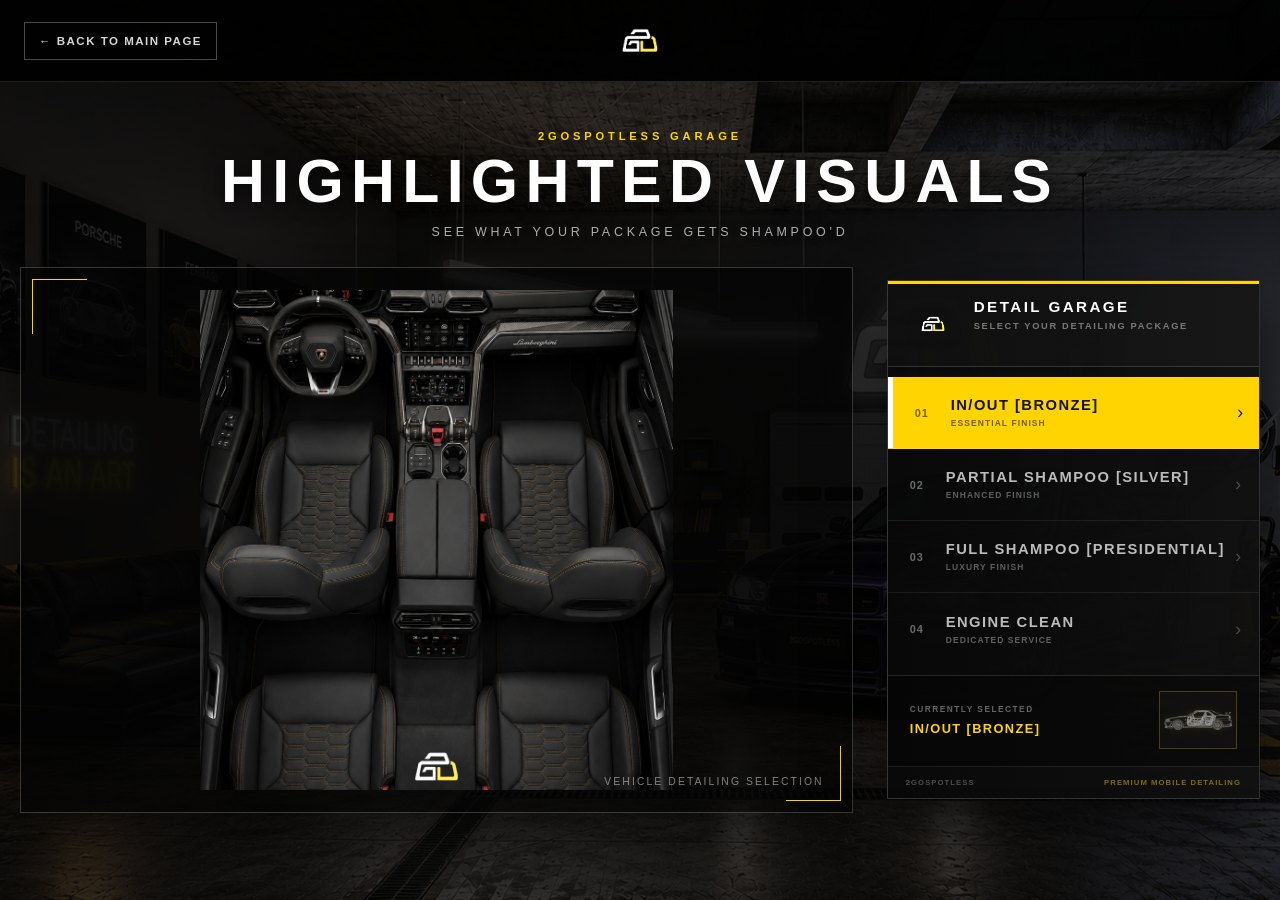
<file: interactive.html>
<!DOCTYPE html>
<html lang="en">
<head>

<meta charset="UTF-8">
<meta name="viewport" content="width=device-width, initial-scale=1.0">
<meta name="theme-color" content="#080808">

<title>2GoSpotless | Detail Garage</title>

<style>

:root {
  --yellow: #ffd400;
  --yellow-soft: rgba(255, 212, 0, 0.16);
  --yellow-glow: rgba(255, 212, 0, 0.32);

  --black: #050505;
  --panel: rgba(8, 8, 8, 0.92);

  --white: #ffffff;
  --text: rgba(255, 255, 255, 0.78);
  --muted: rgba(255, 255, 255, 0.45);

  --line: rgba(255, 255, 255, 0.14);
}

* {
  box-sizing: border-box;
  margin: 0;
  padding: 0;
}

html {
  min-height: 100%;
  background: var(--black);
}


/* =========================================================
   DESKTOP BACKGROUND
========================================================= */

body {
  min-height: 100vh;
  color: #fff;

  font-family:
    Arial,
    Helvetica,
    sans-serif;

  background:
    linear-gradient(
      rgba(0, 0, 0, 0.57),
      rgba(0, 0, 0, 0.57)
    ),
    url("assets/detail%20garage.jpg");

  background-size: cover;
  background-position: center;
  background-repeat: no-repeat;
  background-attachment: fixed;

  overflow-x: hidden;
}


/* =========================================================
   HEADER
========================================================= */

.site-header {
  position: relative;
  z-index: 20;

  display: flex;
  align-items: center;
  justify-content: center;

  min-height: 82px;

  padding: 14px 24px;

  background: rgba(0, 0, 0, 0.94);

  border-bottom:
    1px solid rgba(255, 255, 255, 0.12);
}

.logo {
  display: block;

  height: 50px;
  width: auto;

  object-fit: contain;
}

.back-link {
  position: absolute;

  left: 24px;
  top: 50%;

  display: inline-flex;
  align-items: center;

  min-height: 38px;

  padding: 0 14px;

  color: rgba(255, 255, 255, 0.84);

  border:
    1px solid rgba(255, 255, 255, 0.28);

  background: rgba(0, 0, 0, 0.38);

  text-decoration: none;

  font-size: 0.72rem;
  font-weight: 700;
  letter-spacing: 0.13em;

  transform: translateY(-50%);

  transition:
    color 180ms ease,
    border-color 180ms ease,
    background 180ms ease;
}

.back-link:hover,
.back-link:focus-visible {
  color: var(--yellow);

  border-color: var(--yellow);

  background:
    rgba(255, 212, 0, 0.08);

  outline: none;
}


/* =========================================================
   MAIN
========================================================= */

main {
  width: min(1250px, calc(100% - 40px));

  margin: 0 auto;

  padding: 48px 0 70px;
}

.page-heading {
  margin-bottom: 28px;

  text-align: center;
}

.eyebrow {
  margin-bottom: 9px;

  color: var(--yellow);

  font-size: 0.7rem;
  font-weight: 700;

  letter-spacing: 0.34em;
}

h1 {
  color: #fff;

  font-size:
    clamp(2rem, 5vw, 3.8rem);

  font-weight: 800;

  letter-spacing: 0.12em;

  line-height: 1;

  text-shadow:
    0 3px 18px rgba(0, 0, 0, 0.65);
}

.subtitle {
  margin-top: 13px;

  color:
    rgba(255, 255, 255, 0.68);

  font-size: 0.78rem;

  letter-spacing: 0.3em;

  text-transform: uppercase;

  text-shadow:
    0 2px 8px rgba(0, 0, 0, 0.9);
}


/* =========================================================
   MAIN GARAGE AREA
========================================================= */

.garage-layout {
  display: grid;

  grid-template-columns:
    minmax(0, 1.45fr)
    minmax(350px, 0.65fr);

  align-items: center;

  gap: 34px;

  width: 100%;
}


/* =========================================================
   IMAGE
========================================================= */

.image-panel {
  position: relative;

  display: flex;

  align-items: center;
  justify-content: center;

  min-height: 540px;

  padding: 22px;

  overflow: hidden;

  background:
    rgba(4, 4, 4, 0.74);

  border:
    1px solid rgba(255, 255, 255, 0.20);

  box-shadow:
    0 20px 55px rgba(0, 0, 0, 0.55);
}

.image-panel::before,
.image-panel::after {
  position: absolute;

  width: 54px;
  height: 54px;

  content: "";

  pointer-events: none;
}

.image-panel::before {
  top: 11px;
  left: 11px;

  border-top:
    1px solid var(--yellow);

  border-left:
    1px solid var(--yellow);
}

.image-panel::after {
  right: 11px;
  bottom: 11px;

  border-right:
    1px solid var(--yellow);

  border-bottom:
    1px solid var(--yellow);
}

.package-image {
  display: block;

  width: 100%;
  height: 500px;

  object-fit: contain;

  opacity: 1;

  transition:
    opacity 260ms ease,
    transform 260ms ease;
}

.package-image.is-changing {
  opacity: 0;
  transform: scale(0.985);
}

.image-label {
  position: absolute;

  right: 28px;
  bottom: 25px;

  color:
    rgba(255, 255, 255, 0.48);

  font-size: 0.65rem;

  letter-spacing: 0.2em;

  text-transform: uppercase;
}


/* =========================================================
   GTA STYLE MENU
========================================================= */

.menu-area {
  display: flex;

  align-items: center;
  justify-content: center;

  min-width: 0;
}

.gta-menu {
  position: relative;

  width: 100%;
  max-width: 470px;

  background:
    linear-gradient(
      90deg,
      rgba(8, 8, 8, 0.97),
      rgba(16, 16, 16, 0.94)
    );

  border:
    1px solid rgba(255, 255, 255, 0.16);

  box-shadow:
    0 25px 60px rgba(0, 0, 0, 0.65);

  overflow: hidden;
}

.gta-menu::before {
  position: absolute;

  top: 0;
  left: 0;

  width: 100%;
  height: 3px;

  background:
    var(--yellow);

  content: "";
}


/* =========================================================
   MENU HEADER
========================================================= */

.menu-header {
  position: relative;

  min-height: 86px;

  padding:
    17px 22px 15px 86px;

  border-bottom:
    1px solid var(--line);

  background:
    rgba(255, 255, 255, 0.025);
}

.menu-logo {
  position: absolute;

  left: 20px;
  top: 50%;

  width: 50px;
  height: 50px;

  object-fit: contain;

  transform:
    translateY(-50%);

  filter:
    drop-shadow(
      0 3px 8px
      rgba(0, 0, 0, 0.5)
    );
}

.menu-title {
  color: #fff;

  font-size: 0.95rem;

  font-weight: 800;

  letter-spacing: 0.16em;

  text-transform: uppercase;
}

.menu-subtitle {
  margin-top: 6px;

  color:
    rgba(255, 255, 255, 0.43);

  font-size: 0.58rem;

  font-weight: 700;

  letter-spacing: 0.18em;

  text-transform: uppercase;
}


/* =========================================================
   MENU OPTIONS
========================================================= */

.menu-options {
  padding: 10px 0;
}

.menu-option {
  position: relative;

  display: grid;

  grid-template-columns:
    58px
    1fr
    38px;

  align-items: center;

  width: 100%;

  min-height: 72px;

  padding: 0 18px 0 0;

  color:
    rgba(255, 255, 255, 0.72);

  background:
    transparent;

  border: none;

  border-bottom:
    1px solid rgba(255, 255, 255, 0.08);

  cursor: pointer;

  text-align: left;

  transition:
    background 160ms ease,
    color 160ms ease,
    padding 160ms ease;
}

.menu-option:last-child {
  border-bottom: none;
}

.menu-number {
  display: flex;

  align-items: center;
  justify-content: center;

  height: 100%;

  color:
    rgba(255, 255, 255, 0.40);

  font-size: 0.68rem;

  font-weight: 800;

  letter-spacing: 0.08em;
}

.menu-service {
  display: flex;

  flex-direction: column;

  justify-content: center;

  gap: 4px;

  min-width: 0;
}

.service-name {
  color: inherit;

  font-size:
    clamp(0.76rem, 1.4vw, 0.92rem);

  font-weight: 800;

  letter-spacing: 0.10em;

  line-height: 1.15;

  white-space: nowrap;
}

.service-tier {
  color:
    rgba(255, 255, 255, 0.35);

  font-size: 0.53rem;

  font-weight: 700;

  letter-spacing: 0.13em;

  text-transform: uppercase;
}

.menu-arrow {
  color:
    rgba(255, 255, 255, 0.25);

  font-size: 1.1rem;

  text-align: right;

  transition:
    color 160ms ease,
    transform 160ms ease;
}


/* =========================================================
   HOVER
========================================================= */

.menu-option:hover {
  color: #fff;

  background:
    rgba(255, 255, 255, 0.055);

  padding-left: 5px;
}

.menu-option:hover .menu-arrow {
  color: var(--yellow);

  transform: translateX(3px);
}


/* =========================================================
   ACTIVE GTA STYLE
========================================================= */

.menu-option.is-active {
  color: #111;

  background:
    var(--yellow);

  box-shadow:
    inset 5px 0 0 #fff;

  padding-left: 5px;
}

.menu-option.is-active .menu-number {
  color:
    rgba(0, 0, 0, 0.55);
}

.menu-option.is-active .service-tier {
  color:
    rgba(0, 0, 0, 0.55);
}

.menu-option.is-active .menu-arrow {
  color: #111;

  transform:
    translateX(2px);
}


/* =========================================================
   CURRENTLY SELECTED
========================================================= */

.current-selection {
  display: flex;

  align-items: center;

  justify-content: space-between;

  gap: 14px;

  padding:
    15px 22px 17px;

  border-top:
    1px solid rgba(255, 255, 255, 0.13);

  background:
    rgba(0, 0, 0, 0.35);
}

.current-selection-text {
  min-width: 0;

  flex: 1;
}

.current-label {
  color:
    rgba(255, 255, 255, 0.38);

  font-size: 0.52rem;

  font-weight: 700;

  letter-spacing: 0.18em;

  text-transform: uppercase;
}

.current-value {
  margin-top: 7px;

  color: var(--yellow);

  font-size: 0.8rem;

  font-weight: 800;

  letter-spacing: 0.11em;

  text-transform: uppercase;

  line-height: 1.2;
}


/* =========================================================
   BLUEPRINT IMAGE
========================================================= */

.blueprint-preview {
  flex: 0 0 auto;

  display: flex;

  align-items: center;
  justify-content: center;

  width: 78px;
  height: 58px;

  padding: 3px;

  border:
    1px solid rgba(255, 212, 0, 0.25);

  background:
    rgba(255, 255, 255, 0.025);

  overflow: hidden;

  opacity: 1;

  transition:
    opacity 220ms ease,
    transform 220ms ease,
    border-color 220ms ease;
}

.blueprint-preview.is-changing {
  opacity: 0;

  transform:
    scale(0.88);
}

.blueprint-preview img {
  display: block;

  width: 100%;
  height: 100%;

  object-fit: contain;

  filter:
    drop-shadow(
      0 0 5px
      rgba(255, 212, 0, 0.16)
    );
}


/* =========================================================
   MENU FOOTER
========================================================= */

.menu-footer {
  display: flex;

  align-items: center;

  justify-content: space-between;

  padding:
    11px 18px;

  border-top:
    1px solid rgba(255, 255, 255, 0.08);

  color:
    rgba(255, 255, 255, 0.28);

  font-size: 0.48rem;

  font-weight: 700;

  letter-spacing: 0.14em;

  text-transform: uppercase;
}

.menu-footer span:last-child {
  color:
    rgba(255, 212, 0, 0.48);
}


/* =========================================================
   TABLET + MOBILE

   Switches to mobilegarage.jpg
========================================================= */

@media (max-width: 900px) {

  body {
    background:
      linear-gradient(
        rgba(0, 0, 0, 0.57),
        rgba(0, 0, 0, 0.57)
      ),
      url("assets/mobilegarage.jpg");

    background-size: cover;
    background-position: center;
    background-repeat: no-repeat;

    /* Better compatibility on mobile browsers */
    background-attachment: scroll;
  }

  main {
    width:
      min(700px, calc(100% - 32px));

    padding-top: 40px;
  }

  .garage-layout {
    grid-template-columns: 1fr;

    gap: 26px;
  }

  .image-panel {
    min-height: 430px;
  }

  .package-image {
    height: 390px;
  }

  .gta-menu {
    max-width: 600px;
  }
}


/* =========================================================
   MOBILE
========================================================= */

@media (max-width: 560px) {

  .site-header {
    min-height: 76px;

    padding:
      14px 12px;
  }

  .logo {
    height: 43px;

    max-width: 145px;
  }

  .back-link {
    left: 10px;

    min-height: 32px;

    padding:
      0 8px;

    font-size: 0.57rem;

    letter-spacing: 0.08em;
  }

  main {
    width:
      calc(100% - 22px);

    padding:
      34px 0 46px;
  }

  .page-heading {
    margin-bottom: 22px;
  }

  h1 {
    font-size:
      clamp(1.55rem, 8vw, 2.3rem);

    letter-spacing: 0.08em;
  }

  .subtitle {
    margin-top: 10px;

    font-size: 0.58rem;

    letter-spacing: 0.16em;
  }

  .image-panel {
    min-height: 285px;

    padding: 12px;
  }

  .package-image {
    height: 255px;
  }

  .image-label {
    right: 17px;
    bottom: 14px;

    font-size: 0.48rem;
  }

  .gta-menu {
    width: 100%;
  }

  .menu-header {
    min-height: 76px;

    padding:
      14px 15px 13px 72px;
  }

  .menu-logo {
    left: 16px;

    width: 43px;
    height: 43px;
  }

  .menu-title {
    font-size: 0.75rem;

    letter-spacing: 0.13em;
  }

  .menu-subtitle {
    font-size: 0.48rem;

    letter-spacing: 0.13em;
  }

  .menu-option {
    grid-template-columns:
      49px
      1fr
      28px;

    min-height: 67px;

    padding-right: 13px;
  }

  .menu-number {
    font-size: 0.59rem;
  }

  .service-name {
    font-size: 0.69rem;

    letter-spacing: 0.07em;
  }

  .service-tier {
    font-size: 0.46rem;

    letter-spacing: 0.09em;
  }

  .current-selection {
    padding:
      13px 14px 14px;

    gap: 10px;
  }

  .current-label {
    font-size: 0.46rem;

    letter-spacing: 0.14em;
  }

  .current-value {
    margin-top: 6px;

    font-size: 0.61rem;

    letter-spacing: 0.07em;

    line-height: 1.2;
  }

  .blueprint-preview {
    width: 68px;

    height: 51px;

    padding: 2px;
  }

  .menu-footer {
    padding:
      10px 14px;

    font-size: 0.42rem;
  }
}


/* =========================================================
   VERY SMALL PHONES
========================================================= */

@media (max-width: 380px) {

  .current-selection {
    gap: 7px;

    padding-left: 12px;
    padding-right: 12px;
  }

  .blueprint-preview {
    width: 60px;

    height: 46px;
  }

  .current-value {
    font-size: 0.56rem;
  }
}


/* =========================================================
   REDUCED MOTION
========================================================= */

@media (prefers-reduced-motion: reduce) {

  *,
  *::before,
  *::after {
    transition-duration:
      0.01ms !important;
  }
}

</style>

</head>


<body>


<!-- =====================================================
     HEADER
===================================================== -->

<header class="site-header">

  <a
    class="back-link"
    href="index.html"
    aria-label="Back to main page"
  >
    ← BACK TO MAIN PAGE
  </a>

  <a
    href="index.html"
    aria-label="2GoSpotless home"
  >

    <img
      class="logo"
      src="./assets/logo.png"
      alt="2GoSpotless logo"
    >

  </a>

</header>


<!-- =====================================================
     MAIN
===================================================== -->

<main>

  <section
    class="page-heading"
    aria-labelledby="garage-title"
  >

    <p class="eyebrow">
      2GOSPOTLESS GARAGE
    </p>

    <h1 id="garage-title">
      HIGHLIGHTED VISUALS
    </h1>

    <p class="subtitle">
      SEE WHAT YOUR PACKAGE GETS SHAMPOO'D
    </p>

  </section>


  <!-- ===================================================
       GARAGE
  =================================================== -->

  <section
    class="garage-layout"
    aria-label="Detailing package selector"
  >


    <!-- CAR IMAGE -->

    <div class="image-panel">

      <img
        id="package-image"
        class="package-image"
        src="assets/bronze.jpg"
        alt="In and Out Bronze detailing package"
      >

      <span class="image-label">
        Vehicle detailing selection
      </span>

    </div>


    <!-- GTA STYLE MENU -->

    <div class="menu-area">

      <div
        class="gta-menu"
        role="group"
        aria-label="Choose a detailing package"
      >


        <!-- MENU HEADER -->

        <div class="menu-header">

          <img
            class="menu-logo"
            src="./assets/logo.png"
            alt="2GoSpotless"
          >

          <div class="menu-title">
            DETAIL GARAGE
          </div>

          <div class="menu-subtitle">
            SELECT YOUR DETAILING PACKAGE
          </div>

        </div>


        <!-- MENU OPTIONS -->

        <div class="menu-options">


          <!-- 01 BRONZE -->

          <button
            class="menu-option is-active"
            type="button"
            data-package="IN/OUT [BRONZE]"
            data-number="01"
            data-image="assets/bronze.jpg"
            data-blueprint="assets/INOUTBLUEPRINT.png"
            data-alt="In and Out Bronze detailing package"
            aria-pressed="true"
          >

            <span class="menu-number">
              01
            </span>

            <span class="menu-service">

              <span class="service-name">
                IN/OUT [BRONZE]
              </span>

              <span class="service-tier">
                Essential finish
              </span>

            </span>

            <span class="menu-arrow">
              ›
            </span>

          </button>


          <!-- 02 SILVER -->

          <button
            class="menu-option"
            type="button"
            data-package="PARTIAL SHAMPOO [SILVER]"
            data-number="02"
            data-image="assets/silver.jpg"
            data-blueprint="assets/PARTIALBLUEPRINT.png"
            data-alt="Partial Shampoo Silver detailing package"
            aria-pressed="false"
          >

            <span class="menu-number">
              02
            </span>

            <span class="menu-service">

              <span class="service-name">
                PARTIAL SHAMPOO [SILVER]
              </span>

              <span class="service-tier">
                Enhanced finish
              </span>

            </span>

            <span class="menu-arrow">
              ›
            </span>

          </button>


          <!-- 03 PRESIDENTIAL -->

          <button
            class="menu-option"
            type="button"
            data-package="FULL SHAMPOO [PRESIDENTIAL]"
            data-number="03"
            data-image="assets/presidential.jpg"
            data-blueprint="assets/FULLBLUEPRINT.png"
            data-alt="Full Shampoo Presidential detailing package"
            aria-pressed="false"
          >

            <span class="menu-number">
              03
            </span>

            <span class="menu-service">

              <span class="service-name">
                FULL SHAMPOO [PRESIDENTIAL]
              </span>

              <span class="service-tier">
                Luxury finish
              </span>

            </span>

            <span class="menu-arrow">
              ›
            </span>

          </button>


          <!-- 04 ENGINE CLEAN -->

          <button
            class="menu-option"
            type="button"
            data-package="ENGINE CLEAN"
            data-number="04"
            data-image="assets/engine.png"
            data-blueprint=""
            data-alt="Engine cleaning service"
            aria-pressed="false"
          >

            <span class="menu-number">
              04
            </span>

            <span class="menu-service">

              <span class="service-name">
                ENGINE CLEAN
              </span>

              <span class="service-tier">
                Dedicated service
              </span>

            </span>

            <span class="menu-arrow">
              ›
            </span>

          </button>


        </div>


        <!-- CURRENTLY SELECTED -->

        <div class="current-selection">

          <div class="current-selection-text">

            <div class="current-label">
              Currently Selected
            </div>

            <div
              id="selected-name"
              class="current-value"
            >
              IN/OUT [BRONZE]
            </div>

          </div>


          <div
            id="blueprint-preview"
            class="blueprint-preview"
            aria-hidden="true"
          >

            <img
              id="blueprint-image"
              src="assets/INOUTBLUEPRINT.png"
              alt=""
            >

          </div>

        </div>


        <!-- FOOTER -->

        <div class="menu-footer">

          <span>
            2GOSPOTLESS
          </span>

          <span>
            PREMIUM MOBILE DETAILING
          </span>

        </div>


      </div>

    </div>


  </section>

</main>


<!-- =====================================================
     JAVASCRIPT
===================================================== -->

<script>

document.addEventListener(
  "DOMContentLoaded",
  () => {

    const image =
      document.getElementById(
        "package-image"
      );

    const selectedName =
      document.getElementById(
        "selected-name"
      );

    const blueprintPreview =
      document.getElementById(
        "blueprint-preview"
      );

    const blueprintImage =
      document.getElementById(
        "blueprint-image"
      );

    const packageOptions =
      document.querySelectorAll(
        ".menu-option"
      );


    /* =====================================================
       SELECT PACKAGE
    ===================================================== */

    function selectPackage(option) {

      const packageName =
        option.dataset.package;

      const imagePath =
        option.dataset.image;

      const imageAlt =
        option.dataset.alt;

      const blueprintPath =
        option.dataset.blueprint;


      /* UPDATE ACTIVE MENU */

      packageOptions.forEach(
        (item) => {

          const isSelected =
            item === option;

          item.classList.toggle(
            "is-active",
            isSelected
          );

          item.setAttribute(
            "aria-pressed",
            String(isSelected)
          );

        }
      );


      /* CURRENT SELECTION TEXT */

      selectedName.textContent =
        packageName;


      /* MAIN IMAGE */

      image.classList.add(
        "is-changing"
      );

      window.setTimeout(
        () => {

          image.src =
            imagePath;

          image.alt =
            imageAlt;

          const showImage =
            () => {

              image.classList.remove(
                "is-changing"
              );

            };

          image.addEventListener(
            "load",
            showImage,
            {
              once: true
            }
          );

          if (image.complete) {

            image.classList.remove(
              "is-changing"
            );

          }

        },
        180
      );


      /* BLUEPRINT */

      blueprintPreview.classList.add(
        "is-changing"
      );

      window.setTimeout(
        () => {

          /* ENGINE CLEAN HAS NO BLUEPRINT */

          if (!blueprintPath) {

            blueprintImage.removeAttribute(
              "src"
            );

            blueprintPreview.style.display =
              "none";

            blueprintPreview.classList.remove(
              "is-changing"
            );

            return;
          }


          blueprintPreview.style.display =
            "flex";

          blueprintImage.src =
            blueprintPath;


          const showBlueprint =
            () => {

              blueprintPreview.classList.remove(
                "is-changing"
              );

            };


          blueprintImage.addEventListener(
            "load",
            showBlueprint,
            {
              once: true
            }
          );


          if (blueprintImage.complete) {

            blueprintPreview.classList.remove(
              "is-changing"
            );

          }

        },
        160
      );

    }


    /* =====================================================
       CLICK CONTROLS
    ===================================================== */

    packageOptions.forEach(
      (option) => {

        option.addEventListener(
          "click",
          () => {

            selectPackage(
              option
            );

          }
        );


        /* KEYBOARD CONTROLS */

        option.addEventListener(
          "keydown",
          (event) => {

            if (
              event.key === "Enter" ||
              event.key === " "
            ) {

              event.preventDefault();

              selectPackage(
                option
              );

            }


            /* NEXT */

            if (
              event.key === "ArrowDown" ||
              event.key === "ArrowRight"
            ) {

              event.preventDefault();

              const currentIndex =
                Array.from(
                  packageOptions
                ).indexOf(option);

              const nextIndex =
                (currentIndex + 1) %
                packageOptions.length;

              packageOptions[
                nextIndex
              ].focus();

              selectPackage(
                packageOptions[
                  nextIndex
                ]
              );

            }


            /* PREVIOUS */

            if (
              event.key === "ArrowUp" ||
              event.key === "ArrowLeft"
            ) {

              event.preventDefault();

              const currentIndex =
                Array.from(
                  packageOptions
                ).indexOf(option);

              const previousIndex =
                (
                  currentIndex -
                  1 +
                  packageOptions.length
                ) %
                packageOptions.length;

              packageOptions[
                previousIndex
              ].focus();

              selectPackage(
                packageOptions[
                  previousIndex
                ]
              );

            }

          }
        );

      }
    );

  }
);

</script>


</body>
</html>
</file>
